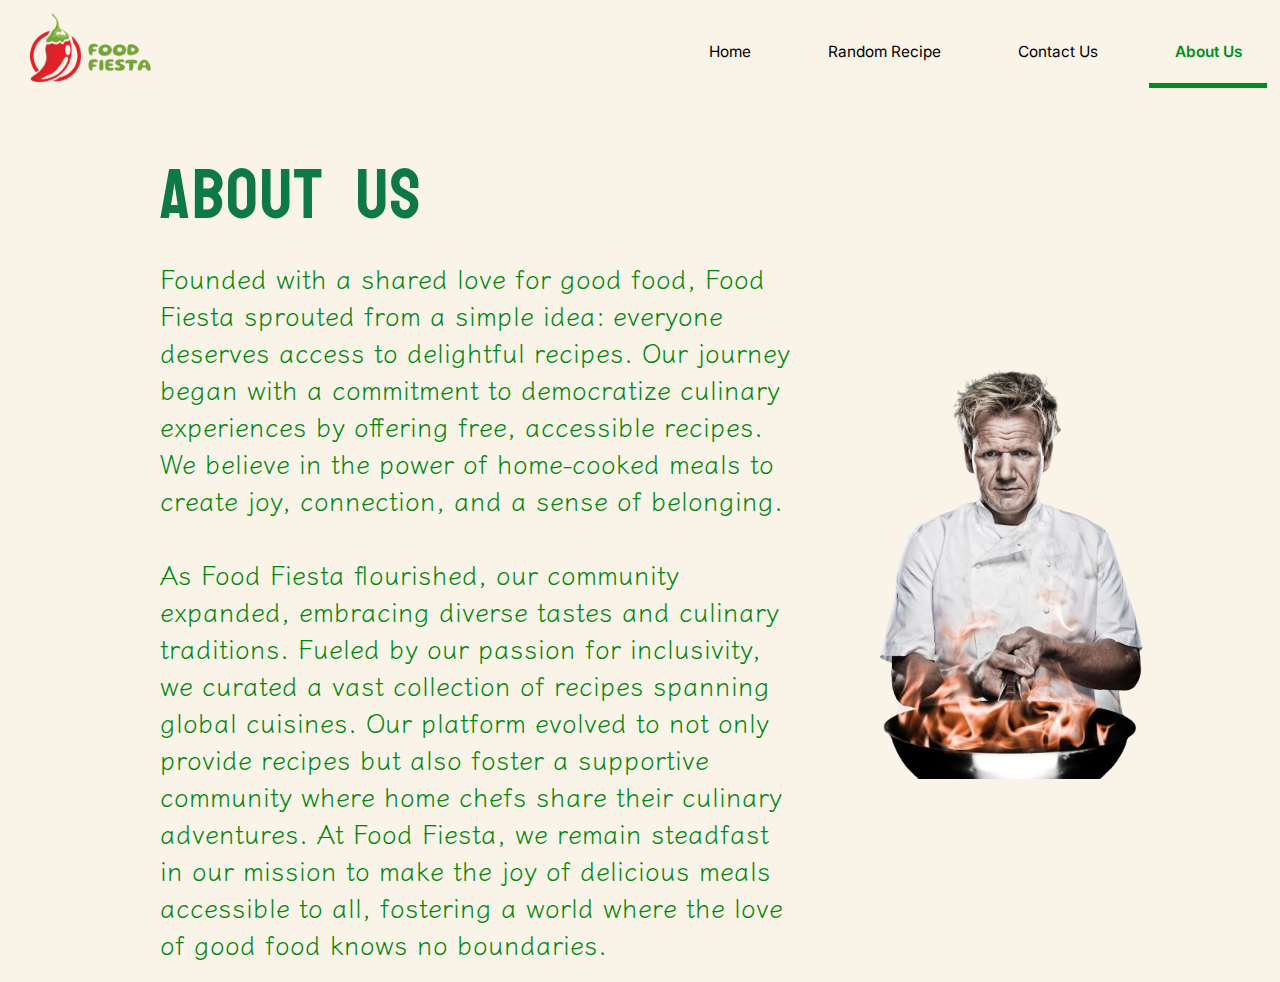
<file: AboutUs/index.html>
<!DOCTYPE html>
<html lang="en">

<head>
    <meta charset="UTF-8">
    <meta name="viewport" content="width=device-width, initial-scale=1.0">
    <title>Food Fiesta | About Us</title>
    <link rel="stylesheet" href="style.css">
    <link rel="icon" href="../Images/chilli.png" type="image/x-icon"/>
</head>

<body>

    <nav>

        <div class="navleft">
            <img src="../Images/logo1.png" alt="Food Fiesta Logo" class="logo">
        </div>

        <div class="navright">

            <ol class="navbarItems">
                <li class="listItems gotoHome">Home</li>
                <li class="listItems gotoRandom">Random Recipe</li>
                <li class="listItems gotoContact">Contact Us</li>
                <li class="listItems gotoAbout sel">About Us</li>
            </ol>

        </div>
    </nav>

    <div class="mainArea">

        <div class="desc">

            <h1 class="contactUs">
                ABOUT US
            </h1>

            <div class="text">
                Founded with a shared love for good food, Food Fiesta sprouted from a
                simple idea: everyone deserves access to delightful recipes. Our
                journey began with a commitment to democratize culinary experiences
                by offering free, accessible recipes. We believe in the power of
                home-cooked meals to create joy, connection, and a sense of belonging.

                <br><br>


                As Food Fiesta flourished, our community expanded, embracing diverse tastes
                and culinary traditions. Fueled by our passion for inclusivity, we curated
                a vast collection of recipes spanning global cuisines. Our platform evolved
                to not only provide recipes but also foster a supportive community where
                home chefs share their culinary adventures. At Food Fiesta, we remain steadfast
                in our mission to make the joy of delicious meals accessible to all,
                fostering a world where the love of good food knows no boundaries.
            </div>
        </div>

        <div class="center">
            <img src="../Images/gordonRamsay.png" alt="Gordon Ramsay" class="chilli">
        </div>
    </div>
    
    <div class="cen">
        <img src="../Images/gordonRamsay.png" alt="Gordon Ramsay" class="ramsay">
    </div>
    

    <div class="hamburger">
        <h1 class="menu">
            MENU
        </h1>

        <div class="hmMenuList">
            <ol class="hmList">
                <div class="line"></div>
                <li class="hmItems hmHome">HOME</li>
                <div class="line"></div>
                <li class="hmItems hmRandom">RANDOM RECIPE</li>
                <div class="line"></div>
                <li class="hmItems hmAbout">ABOUT US</li>
                <div class="line"></div>
                <li class="hmItems hmContact">CONTACT US</li>
                <div class="line"></div>
            </ol>
        </div>
        
        <img src="../Images/cross.png" alt="Close Icon" class="closehm">
    </div>

    <img src="../Images/hamburgerMenu.png" alt="hamburger Menu Icon" class="hmIcon">



</body>
<script src="app.js"></script>

</html>
</file>
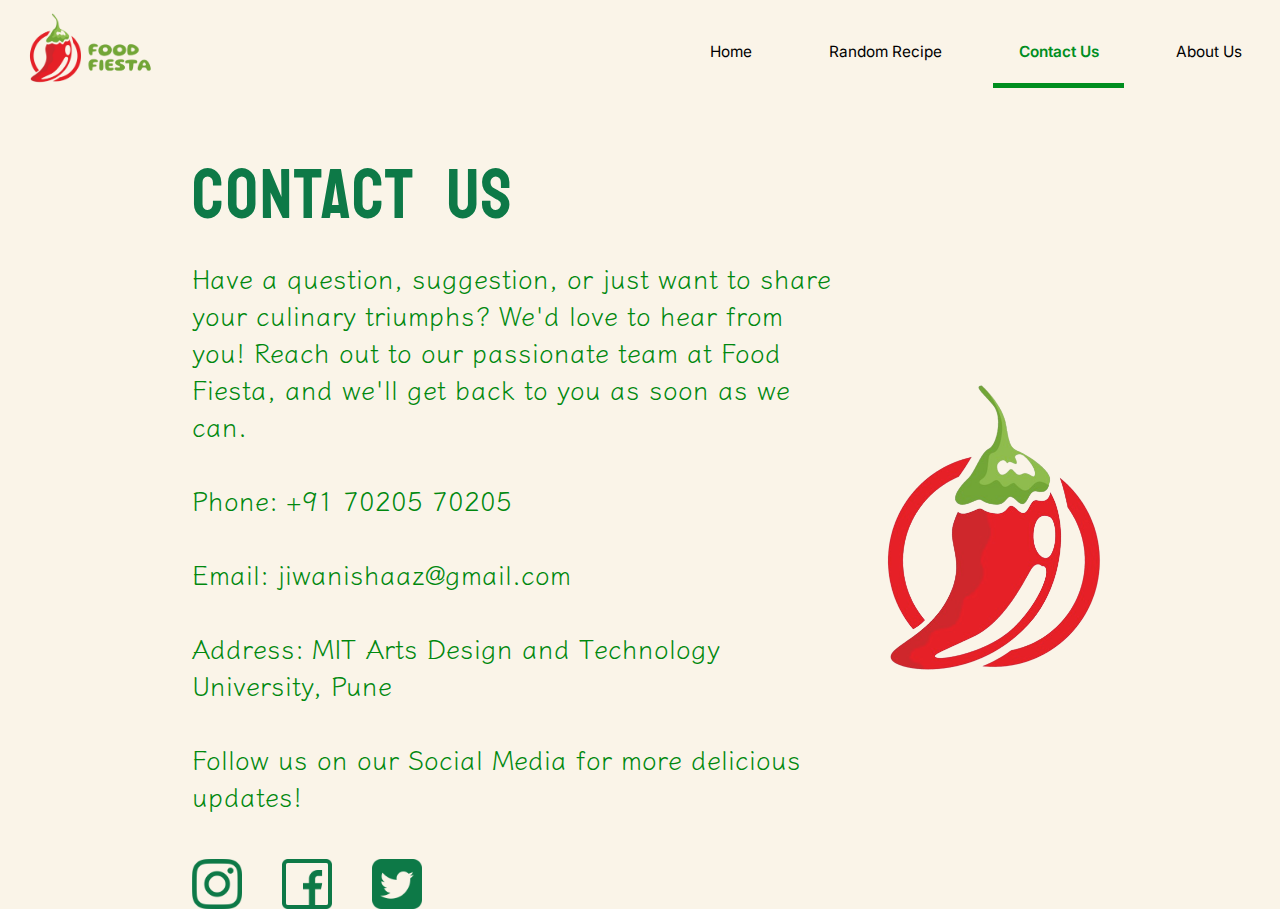
<file: ContactUs/index.html>
<!DOCTYPE html>
<html lang="en">

<head>
    <meta charset="UTF-8">
    <meta name="viewport" content="width=device-width, initial-scale=1.0">
    <title>Food Fiesta | Contact Us</title>
    <link rel="stylesheet" href="style.css">
    <link rel="icon" href="../Images/chilli.png" type="image/x-icon"/>
</head>

<body>

    <nav>

        <div class="navleft">
            <img src="../Images/logo1.png" alt="Food Fiesta Logo" class="logo">
        </div>

        <div class="navright">

            <ol class="navbarItems">
                <li class="listItems gotoHome">Home</li>
                <li class="listItems gotoRandom">Random Recipe</li>
                <li class="listItems gotoContact sel">Contact Us</li>
                <li class="listItems gotoAbout">About Us</li>
            </ol>

        </div>
    </nav>


    <div class="overall">

        <div class="mainArea">

            <div class="desc">
    
                <h1 class="contactUs">
                    CONTACT US
                </h1>
    
                <div class="text">
                    Have a question, suggestion, or just want to share your culinary triumphs? We'd love to hear from you!
                    Reach out to our passionate team at Food Fiesta, and we'll get back to you as soon as we can.
                    <br><br>
                    Phone: +91 70205 70205
                    <br><br>
                    Email: jiwanishaaz@gmail.com
                    <br><br>
                    Address: MIT Arts Design and Technology University, Pune
                    <br><br>
                    Follow us on our Social Media for more delicious updates!
                </div>
    
                <div class="icons">
                    <img src="../Images/instagram.png" alt="Instagram Logo" class="icon">
                    <img src="../Images/facebook.png" alt="Facbook Logo" class="icon">
                    <img src="../Images/twitter.png" alt="Twitter Logo" class="icon">
                </div>
            </div>
    
            <div class="center">
    
                <img src="../Images/chilli.png" alt="Chilli Logo" class="chilli">
            </div>
        </div>

        
    </div>

    <div class="hamburger">
        <h1 class="menu">
            MENU
        </h1>

        <div class="hmMenuList">
            <ol class="hmList">
                <div class="line"></div>
                <li class="hmItems hmHome">HOME</li>
                <div class="line"></div>
                <li class="hmItems hmRandom">RANDOM RECIPE</li>
                <div class="line"></div>
                <li class="hmItems hmAbout">ABOUT US</li>
                <div class="line"></div>
                <li class="hmItems hmContact">CONTACT US</li>
                <div class="line"></div>
            </ol>
        </div>
        
        <img src="../Images/cross.png" alt="Close Icon" class="closehm">
    </div>

    <img src="../Images/hamburgerMenu.png" alt="hamburger Menu Icon" class="hmIcon">

</body>
<script src="app.js"></script>

</html>
</file>
<file: AboutUs/style.css>
@import url('https://fonts.googleapis.com/css2?family=Inter&family=Oswald&family=Quattrocento:wght@700&display=swap');
@import url('https://fonts.googleapis.com/css2?family=Inter&family=Martel+Sans&family=Oswald&family=Quattrocento:wght@700&display=swap');
@import url('https://fonts.googleapis.com/css2?family=Archivo&family=Inter&family=Jockey+One&family=Martel+Sans&family=Oswald&family=Quattrocento:wght@700&display=swap');
@import url('https://fonts.googleapis.com/css2?family=Archivo&family=Inter&family=Jockey+One&family=Martel+Sans&family=Oswald&family=Quattrocento:wght@700&family=Staatliches&display=swap');
@import url('https://fonts.googleapis.com/css2?family=Archivo&family=Inter&family=Jockey+One&family=Klee+One&family=Martel+Sans&family=Oswald&family=Quattrocento:wght@700&family=Staatliches&display=swap');

*{
    margin: 0;
    padding: 0;
    box-sizing: border-box;
}

body{
    background: #FAF4E8;
    font-family: 'Martel Sans', sans-serif;


}

nav{
    display: flex;
    align-items: center;
    justify-content: space-between;
    background-color: #FAF4E8;
    position: sticky;
    margin-top: 1vw;
}

.logo{
    width: 10vw;
    margin-left: 2vw;
}

.navbarItems{
    display: flex;
}

.listItems{
    margin: 0px 1vw;
    padding: 1.7vw 2vw;
    list-style: none;
    font-size: 1.2vw;
    font-weight: 400;
    text-align: center;
    vertical-align:middle;
    font-family: 'Inter', sans-serif;
}

.listItems:hover{
    cursor: pointer;
}

.sel{
    color:#008E1F;
    font-weight: 600;
    border-bottom: 5px solid #008E1F;
}

.desc{
    margin-left:12.5vw;
    margin-top: 5px;
    width: 50vw;
}

.contactUs{
    color: #0D7947;
    font-weight: 300;

    font-family: 'Staatliches', sans-serif;
    word-spacing: 20px;
    letter-spacing: 2px;
    font-size: 70px;
}

.text{
    margin-top: 20px;
    margin-bottom: 20px;
    font-size: 26px;
    color: #00880E;
    font-family: 'Klee One', sans-serif;
}

.icons
{
    display: flex;
    margin-top: 25px;
}

.icon{
    width: 50px;
    margin-right: 40px;
}

.mainArea{
    display: flex;
}

.chilli{
    width: 25vw;
    margin-left: 4vw;
}

.center{
    display: flex;
    align-items: center;
    justify-content: center;
}



.hamburger{
    width: 70vw;
    height: 100vh;
    background-color: #FCF4E3;
    position: absolute;
    right: 0%;
    top: 0%;
    border: 2px solid black;
    padding: 30px 40px;
}

.mainArea{
    width: 100vw;
    margin-top: 50px;
}

.overall{
    display: flex;
    overflow: scroll;
}

.menu{
    color: #0D7947;
    font-weight: 700;
    font-family: 'Archivo';
    font-size: 8vw;
    margin-bottom: 30px;
}

.hmList{
    list-style: none;
    color: #0D7947;
    font-weight: 500;
    font-family: 'Archivo';
    font-size: 4.5vw;
}

.hmItems{
    margin-bottom: 30px;
    margin-top: 30px;
}

.line{
    height: 3px;
    width: 90%;
    background-color: #D8D8C6;
}

.closehm{
    width: 25px;
    position: absolute;
    top: 4%;
    right: 7%;
    opacity: 0.6;
}

.hamburger{
    position: fixed;
    display: none;
}

.hmIcon{
    position: absolute;
    top: 3%;
    right: 5%;
    width: 30px;
    display: none;
}

.ramsay{
    display: none;
}

.logo:hover{
    cursor: pointer;
}

@media screen and (max-width: 600px) {
    .cen{
        width: 100%;
        display: flex;
        align-items: center;
        justify-content: center;
    }
    .ramsay{
        display: block;
        width: 50%;
    }
    .navright{
        display: none;
    }
    .center{
        display: none;
    }
    .mainArea{
        width: 90vw;
        /* display: inline; */
    }
    .contactUs{
        text-align: center;
    }

    .desc{
        width: 100%;
    }
    .contactUs{
        font-size: 11vw;
    }
    .text{
        font-size: 20px;
    }
    .icon{
        width: 30px;
    }
    .logo{
        width: 100px;
    }
    .hmIcon{
        display: block;
    }
}
</file>
<file: ContactUs/style.css>
@import url('https://fonts.googleapis.com/css2?family=Inter&family=Oswald&family=Quattrocento:wght@700&display=swap');
@import url('https://fonts.googleapis.com/css2?family=Inter&family=Martel+Sans&family=Oswald&family=Quattrocento:wght@700&display=swap');
@import url('https://fonts.googleapis.com/css2?family=Archivo&family=Inter&family=Jockey+One&family=Martel+Sans&family=Oswald&family=Quattrocento:wght@700&display=swap');
@import url('https://fonts.googleapis.com/css2?family=Archivo&family=Inter&family=Jockey+One&family=Martel+Sans&family=Oswald&family=Quattrocento:wght@700&family=Staatliches&display=swap');
@import url('https://fonts.googleapis.com/css2?family=Archivo&family=Inter&family=Jockey+One&family=Klee+One&family=Martel+Sans&family=Oswald&family=Quattrocento:wght@700&family=Staatliches&display=swap');

*{
    margin: 0;
    padding: 0;
    box-sizing: border-box;
}

body{
    background: #FAF4E8;
    font-family: 'Martel Sans', sans-serif;


}

nav{
    display: flex;
    align-items: center;
    justify-content: space-between;
    background-color: #FAF4E8;
    position: sticky;
    margin-top: 1vw;
}

.logo{
    width: 10vw;
    margin-left: 2vw;
}

.navbarItems{
    display: flex;
}

.logo:hover{
    cursor: pointer;
}

.listItems{
    margin: 0px 1vw;
    padding: 1.7vw 2vw;
    list-style: none;
    font-size: 1.2vw;
    font-weight: 400;
    text-align: center;
    vertical-align:middle;
    font-family: 'Inter', sans-serif;
}

.sel{
    color:#008E1F;
    font-weight: 600;
    border-bottom: 5px solid #008E1F;
}

.desc{
    margin-left:15vw;
    margin-top: 5px;
    width: 50vw;
}

.contactUs{
    color: #0D7947;
    font-weight: 300;

    font-family: 'Staatliches', sans-serif;
    word-spacing: 20px;
    letter-spacing: 2px;
    font-size: 70px;
}

.text{
    margin-top: 20px;
    margin-bottom: 20px;
    font-size: 26px;
    color: #00880E;
    font-family: 'Klee One', sans-serif;
}

.icons
{
    display: flex;
    margin-top: 45px;
}

.icon{
    width: 50px;
    margin-right: 40px;
}

.mainArea{
    display: flex;
}

.chilli{
    width: 17vw;
    margin-left: 4vw;
}

.center{
    display: flex;
    align-items: center;
    justify-content: center;
}


.listItems:hover{
    cursor: pointer;
}

.hamburger{
    width: 70vw;
    height: 100vh;
    background-color: #FCF4E3;
    position: absolute;
    right: 0%;
    top: 0%;
    border: 2px solid black;
    padding: 30px 40px;
}

.mainArea{
    width: 100vw;
    margin-top: 50px;
}

.overall{
    display: flex;
    overflow: scroll;
    height: 100%;
}

.menu{
    color: #0D7947;
    font-weight: 700;
    font-family: 'Archivo';
    font-size: 8vw;
    margin-bottom: 30px;
}

.hmList{
    list-style: none;
    color: #0D7947;
    font-weight: 500;
    font-family: 'Archivo';
    font-size: 4.5vw;
}

.hmItems{
    margin-bottom: 30px;
    margin-top: 30px;
}

.line{
    height: 3px;
    width: 90%;
    background-color: #D8D8C6;
}

.closehm{
    width: 25px;
    position: absolute;
    top: 4%;
    right: 7%;
    opacity: 0.6;
}

.hamburger{
    position: fixed;
    display: none;
}

.hmIcon{
    position: absolute;
    top: 3%;
    right: 5%;
    width: 30px;
    display: none;
}

@media screen and (max-width: 600px) {
    .navright{
        display: none;
    }
    .center{
        display: none;
    }
    .mainArea{
        width: 90vw;
    }

    .desc{
        width: 100%;
    }
    .contactUs{
        font-size: 11vw;
    }
    .text{
        font-size: 20px;
    }
    .icon{
        width: 30px;
    }
    .logo{
        width: 100px;
    }
    .hmIcon{
        display: block;
    }
}
</file>
